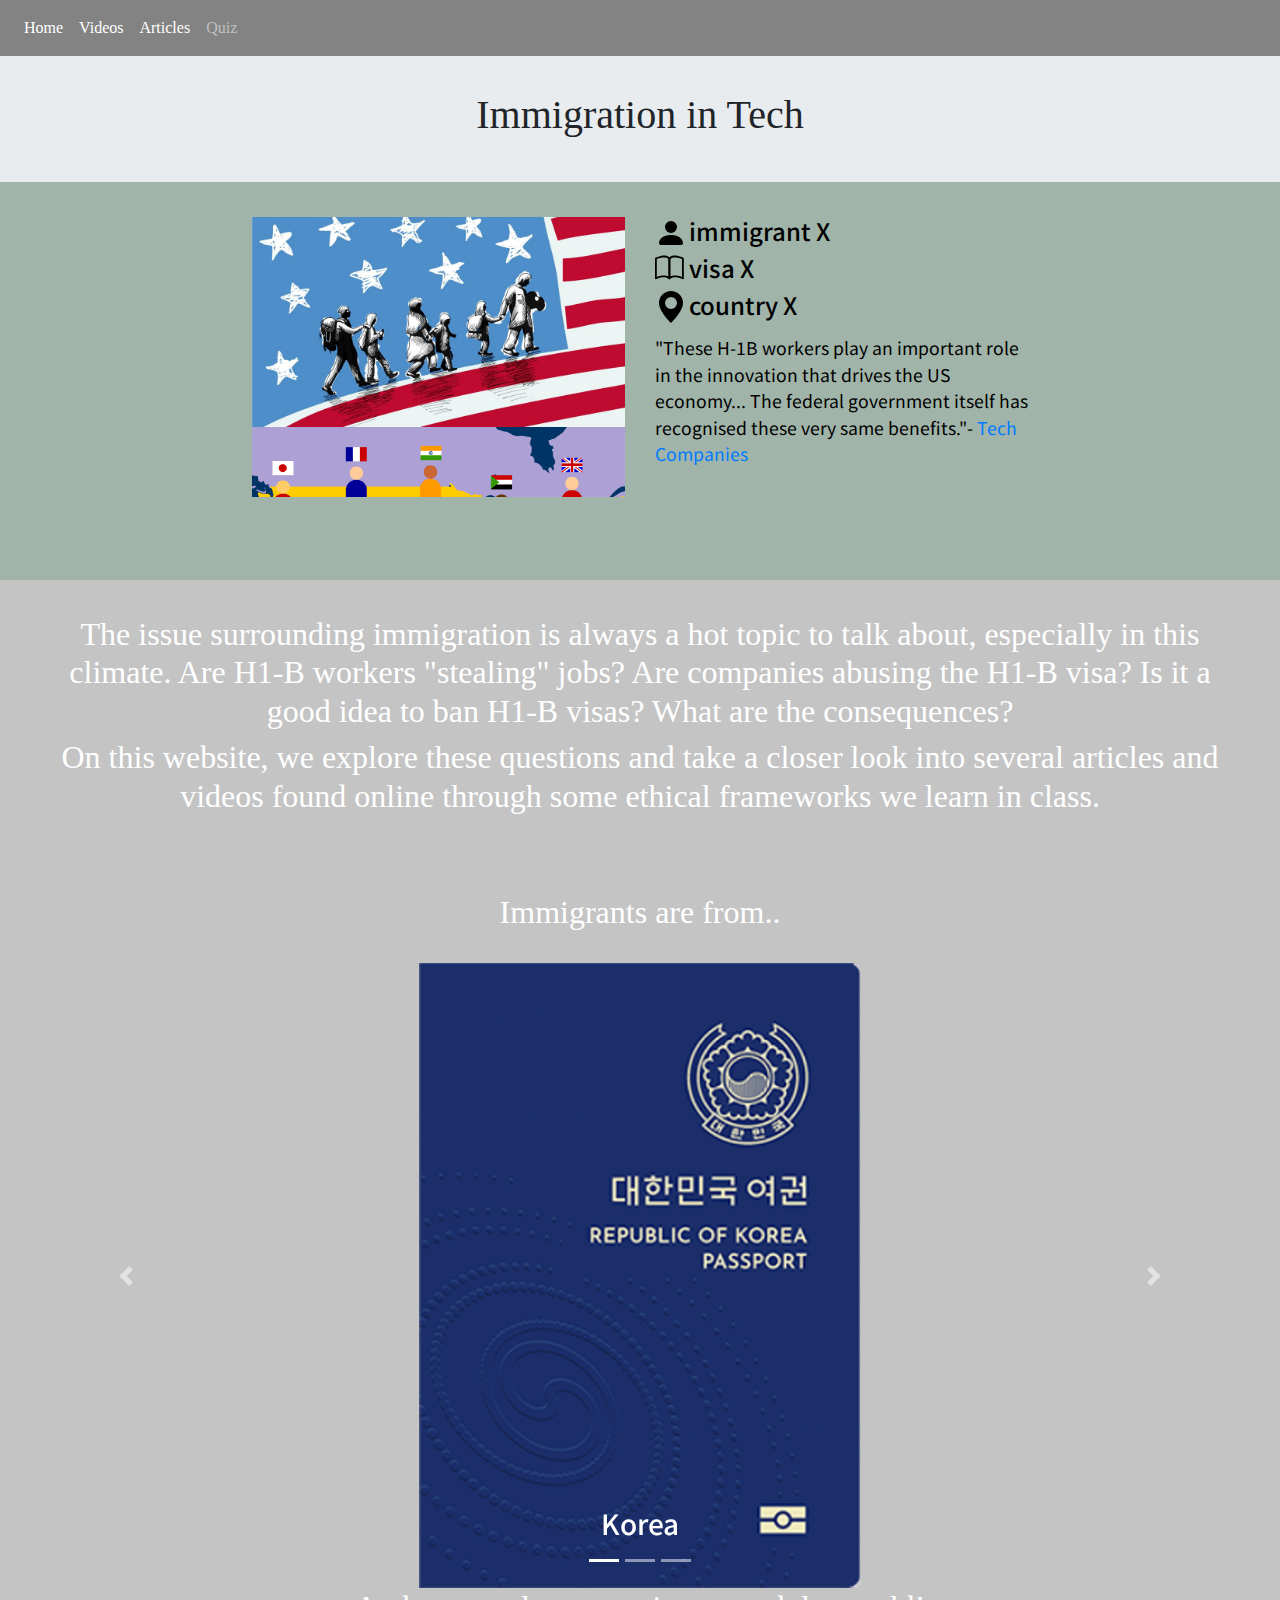
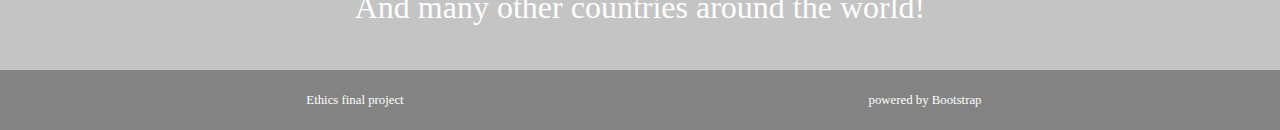
<file: index.html>
<!DOCTYPE html>

<head>
    <meta http-equiv="Content-Type" content="text/html; charset=UTF-8"/>
    <meta name="viewport" content="width=device-width, initial-scale=1"/>

    <link href="https://fonts.googleapis.com/css2?family=Noto+Sans+JP&display=swap" rel="stylesheet">

    <!-- style sheets -->
    <link href="https://fonts.googleapis.com/icon?family=Material+Icons" rel="stylesheet">
    <link rel="stylesheet" href="https://stackpath.bootstrapcdn.com/bootstrap/4.4.1/css/bootstrap.min.css" integrity="sha384-Vkoo8x4CGsO3+Hhxv8T/Q5PaXtkKtu6ug5TOeNV6gBiFeWPGFN9MuhOf23Q9Ifjh" crossorigin="anonymous" />
    <link rel="stylesheet" href="css/style.css"/>

    <!-- title and favicon -->
    <title>Immigration and Tech</title>
</head>

<body>
    <center>
        <!-- navbar -->
        <nav class="navbar navbar-expand-lg navbar-dark fixed-top" style="background-color: #838383; color: rgb(255, 255, 255);">
            <div class="navbar-collapse collapse w-100 order-1 order-md-0 dual-collapse2">
                <ul class="navbar-nav mr-auto">
                    <li class="nav-item active">
                        <a class="nav-link" href="index.html">Home</a>
                    </li>
                    <li class="nav-item active">
                        <a class="nav-link" href="videos.html">Videos</a>
                    </li>
                    <li class="nav-item active">
                        <a class="nav-link" href="articles.html">Articles</a>
                    </li>
                    <li>
                      <a class="nav-link" href="quiz.html">Quiz</a>
                    </li>
                </ul>
            </div>
        </nav>

        <!-- header -->
        <div class="jumbotron jumbotron-fluid">
            <h1 style="font-family:Georgia">Immigration in Tech</h1>
        </div>
    </center>

        <!-- intro -->
    <div class="jumbotron jumbotron-fluid" style="background-color: #a1b4a9; color: #000000; font-family: 'Noto Sans JP', sans-serif;">
        <div class="container-fluid">
            <div class="row">
                <div class="col-0 col-lg-2"></div>
                <div class="col-12 col-lg-4">
                    <center>
                        <div class="image">
                            <img src="images/im1.jpg" style="width:100%; max-width:400px; max-height:400px;"/>
                            <div class="overlay">
                                <div class="jumbotron jumbotron-fluid" style="height: 100%; background-image: url('images/im2.png');">
                                </div>
                            </div>
                        </div>
                        <br> <br>
                    </center>
                </div>

                <div class="col-12 col-lg-4">
                    <div class="row">
                        <div class="col-1"><svg class="bi bi-person-fill" width="2em" height="2em" viewBox="0 0 16 16" fill="currentColor" xmlns="http://www.w3.org/2000/svg">
                            <path fill-rule="evenodd" d="M3 14s-1 0-1-1 1-4 6-4 6 3 6 4-1 1-1 1H3zm5-6a3 3 0 1 0 0-6 3 3 0 0 0 0 6z"/>
                        </svg></div>
                        <div class="col"><h4>  immigrant X</h4></div>
                    </div>
                    <div class="row">
                        <div class="col-1"><svg class="bi bi-book" width="1.8em" height="1.8em" viewBox="0 0 16 16" fill="currentColor" xmlns="http://www.w3.org/2000/svg">
                            <path fill-rule="evenodd" d="M3.214 1.072C4.813.752 6.916.71 8.354 2.146A.5.5 0 0 1 8.5 2.5v11a.5.5 0 0 1-.854.354c-.843-.844-2.115-1.059-3.47-.92-1.344.14-2.66.617-3.452 1.013A.5.5 0 0 1 0 13.5v-11a.5.5 0 0 1 .276-.447L.5 2.5l-.224-.447.002-.001.004-.002.013-.006a5.017 5.017 0 0 1 .22-.103 12.958 12.958 0 0 1 2.7-.869zM1 2.82v9.908c.846-.343 1.944-.672 3.074-.788 1.143-.118 2.387-.023 3.426.56V2.718c-1.063-.929-2.631-.956-4.09-.664A11.958 11.958 0 0 0 1 2.82z"/>
                            <path fill-rule="evenodd" d="M12.786 1.072C11.188.752 9.084.71 7.646 2.146A.5.5 0 0 0 7.5 2.5v11a.5.5 0 0 0 .854.354c.843-.844 2.115-1.059 3.47-.92 1.344.14 2.66.617 3.452 1.013A.5.5 0 0 0 16 13.5v-11a.5.5 0 0 0-.276-.447L15.5 2.5l.224-.447-.002-.001-.004-.002-.013-.006-.047-.023a12.582 12.582 0 0 0-.799-.34 12.96 12.96 0 0 0-2.073-.609zM15 2.82v9.908c-.846-.343-1.944-.672-3.074-.788-1.143-.118-2.387-.023-3.426.56V2.718c1.063-.929 2.631-.956 4.09-.664A11.956 11.956 0 0 1 15 2.82z"/>
                        </svg></div>
                        <div class="col"><h4>  visa X</h4></div>
                    </div>
                    <div class="row">
                        <div class="col-1"><svg class="bi bi-geo-alt" width="2em" height="2em" viewBox="0 0 16 16" fill="currentColor" xmlns="http://www.w3.org/2000/svg">
                            <path fill-rule="evenodd" d="M8 16s6-5.686 6-10A6 6 0 0 0 2 6c0 4.314 6 10 6 10zm0-7a3 3 0 1 0 0-6 3 3 0 0 0 0 6z"/>
                        </svg></div>
                        <div class="col"><h4>  country X</h4></div>
                    </div>
                    <p> </p>
                    <p style="font-size: 1.1em;">
                        "These H-1B workers play an important role in the innovation that drives the US economy... The federal government itself has recognised these very same benefits."-
                        <a href="https://www.businesstoday.in/current/world/46-top-us-firms-including-apple-facebook-google-support-lawsuit-against-h-1b-visa-rule-changes/story/420533.html">Tech Companies</a>
                    </p>
                </div>
                <div class="col-0 col-lg-2"> </div>
            </div>
        </div>
    </div>

    <div class="jumbotron jumbotron-fluid" style="background-color: #c4c4c4; color: #black; font-family: 'Noto Sans JP', sans-serif;">
        <center>
            <h2 style="font-family:Georgia; color: #FFFFFF;">The issue surrounding immigration is always a hot topic to talk about, especially in this climate. Are H1-B workers "stealing" jobs? Are companies abusing the H1-B visa? Is it a good idea to ban H1-B visas? What are the consequences?</h2>
            <h2 style="font-family:Georgia; color: #FFFFFF;">On this website, we explore these questions and take a closer look into several articles and videos found online through some ethical frameworks we learn in class.</h2>
        </center>
    </div>

    
    
    <!-- Passports -->
    <div class="jumbotron jumbotron-fluid" style="font-family: 'Noto Sans JP', sans-serif; background-color: #c4c4c4; color: #000000;">
        <center>
            <h2 style="font-family:Georgia; color: #FFFFFF;">Immigrants are from..</h2>
            <br>
            <div id="carouselExampleCaptions" class="carousel slide" data-ride="carousel">
                <ol class="carousel-indicators">
                  <li data-target="#carouselExampleCaptions" data-slide-to="0" class="active"></li>
                  <li data-target="#carouselExampleCaptions" data-slide-to="1"></li>
                  <li data-target="#carouselExampleCaptions" data-slide-to="2"></li>
                </ol>
                <div class="carousel-inner">
                  <div class="carousel-item active">
                    <img src="images/korea.png" alt="us" style="height: 625px;">
                    <div class="carousel-caption">
                      <h3>Korea</h3>
                      
                    </div>
                  </div>
                  <div class="carousel-item">
                    <img src="images/brasil_passport.png" alt="brasil" style="height: 625px;">
                    <div class="carousel-caption">
                      <h3>Brazil</h3>
                      
                    </div>
                  </div>
                  <div class="carousel-item">
                    <img src="images/indonesia_passport.png" alt="indonesia" style="height: 625px;">
                    <div class="carousel-caption">
                      <h3>Indonesia</h3>
                     
                    </div>
                  </div>
                </div>
                <a class="carousel-control-prev" href="#carouselExampleCaptions" role="button" data-slide="prev">
                  <span class="carousel-control-prev-icon" aria-hidden="true"></span>
                  <span class="sr-only">Previous</span>
                </a>
                <a class="carousel-control-next" href="#carouselExampleCaptions" role="button" data-slide="next">
                  <span class="carousel-control-next-icon" aria-hidden="true"></span>
                  <span class="sr-only">Next</span>
                </a>
              </div>
            <h2 style="font-family:Georgia; color: #FFFFFF;">And many other countries around the world!</h2>
        </center>
    </div>

   <!-- <div class="row">
    	<div class="col-sm-6">
    		<div class="thumbnail">
    			<img class="img img-responsive" src="images/im1.jpg" alt="Stock Immigration Image">
    			<p class="push-down-1 text-center">
    				<i class="fa fa-fw fa-camera-retro" aria-hidden="true"></i>
    				What Do Immigrants want and how do they get it?
    			</p>
    		</div>
    	</div>
    	<div class="col-sm-6">
    		<p>Immigration has contributed immensely to America’s economic success, making it a global leader in tech, and also Google the company it is today, we'll continue to stand with immigrants and work to expand opportunity for all</p>
    	</div>
    </div>
      </div>
    -->
    <!-- footer -->
    <footer class="footer">
        <div class="container" style="padding-bottom: 0%;">
            <center>
            <div class="row">
                <div class="col">
                    Ethics final project
                </div>
                <div class="col">
                    powered by <a href="https://getbootstrap.com/" style="color: #FFFFFF;" target="_blank">Bootstrap</a>
                </div>
            </div>
            </center>
        </div>
    </footer>

    <!-- scripts for Boostrap -->
    <script src="https://code.jquery.com/jquery-3.5.1.slim.min.js" integrity="sha384-DfXdz2htPH0lsSSs5nCTpuj/zy4C+OGpamoFVy38MVBnE+IbbVYUew+OrCXaRkfj" crossorigin="anonymous"></script>
    <script src="https://cdn.jsdelivr.net/npm/popper.js@1.16.0/dist/umd/popper.min.js" integrity="sha384-Q6E9RHvbIyZFJoft+2mJbHaEWldlvI9IOYy5n3zV9zzTtmI3UksdQRVvoxMfooAo" crossorigin="anonymous"></script>
    <script src="https://stackpath.bootstrapcdn.com/bootstrap/4.5.0/js/bootstrap.min.js" integrity="sha384-OgVRvuATP1z7JjHLkuOU7Xw704+h835Lr+6QL9UvYjZE3Ipu6Tp75j7Bh/kR0JKI" crossorigin="anonymous"></script>
</body>

</html>
</file>
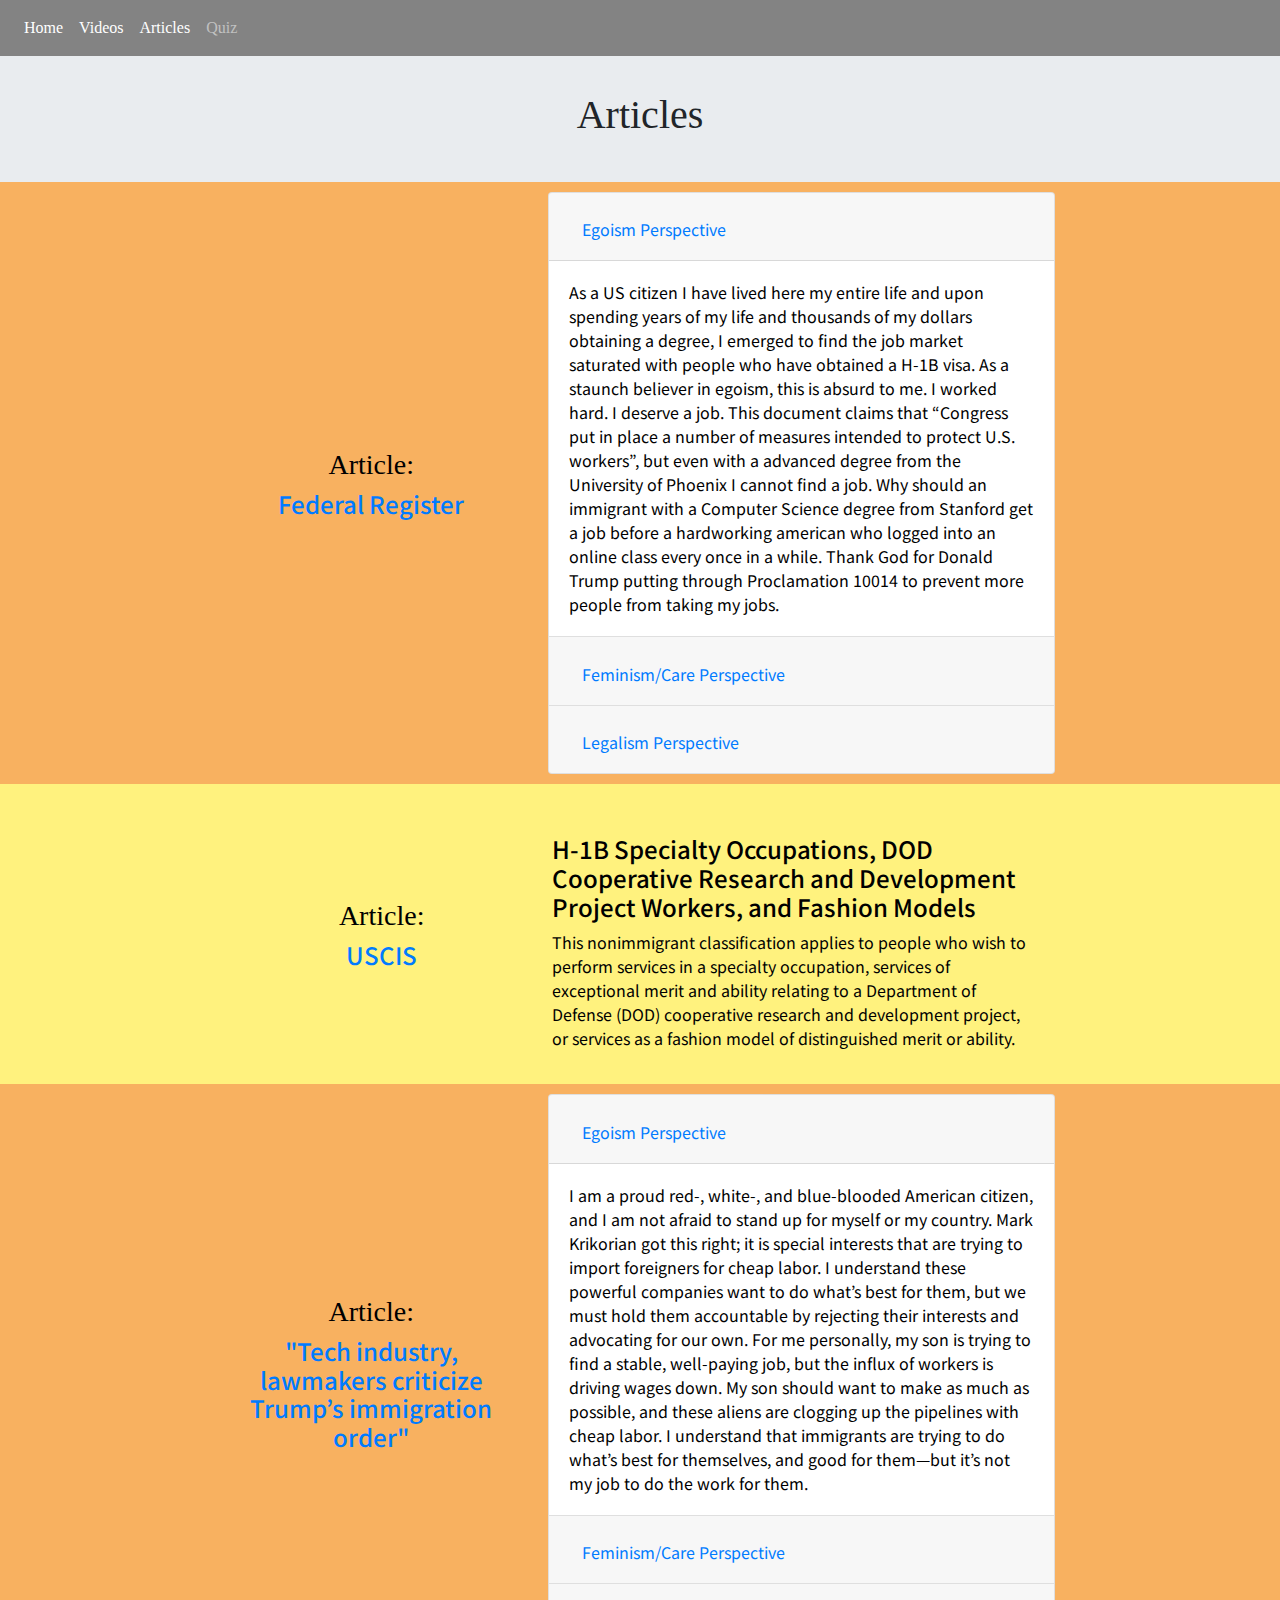
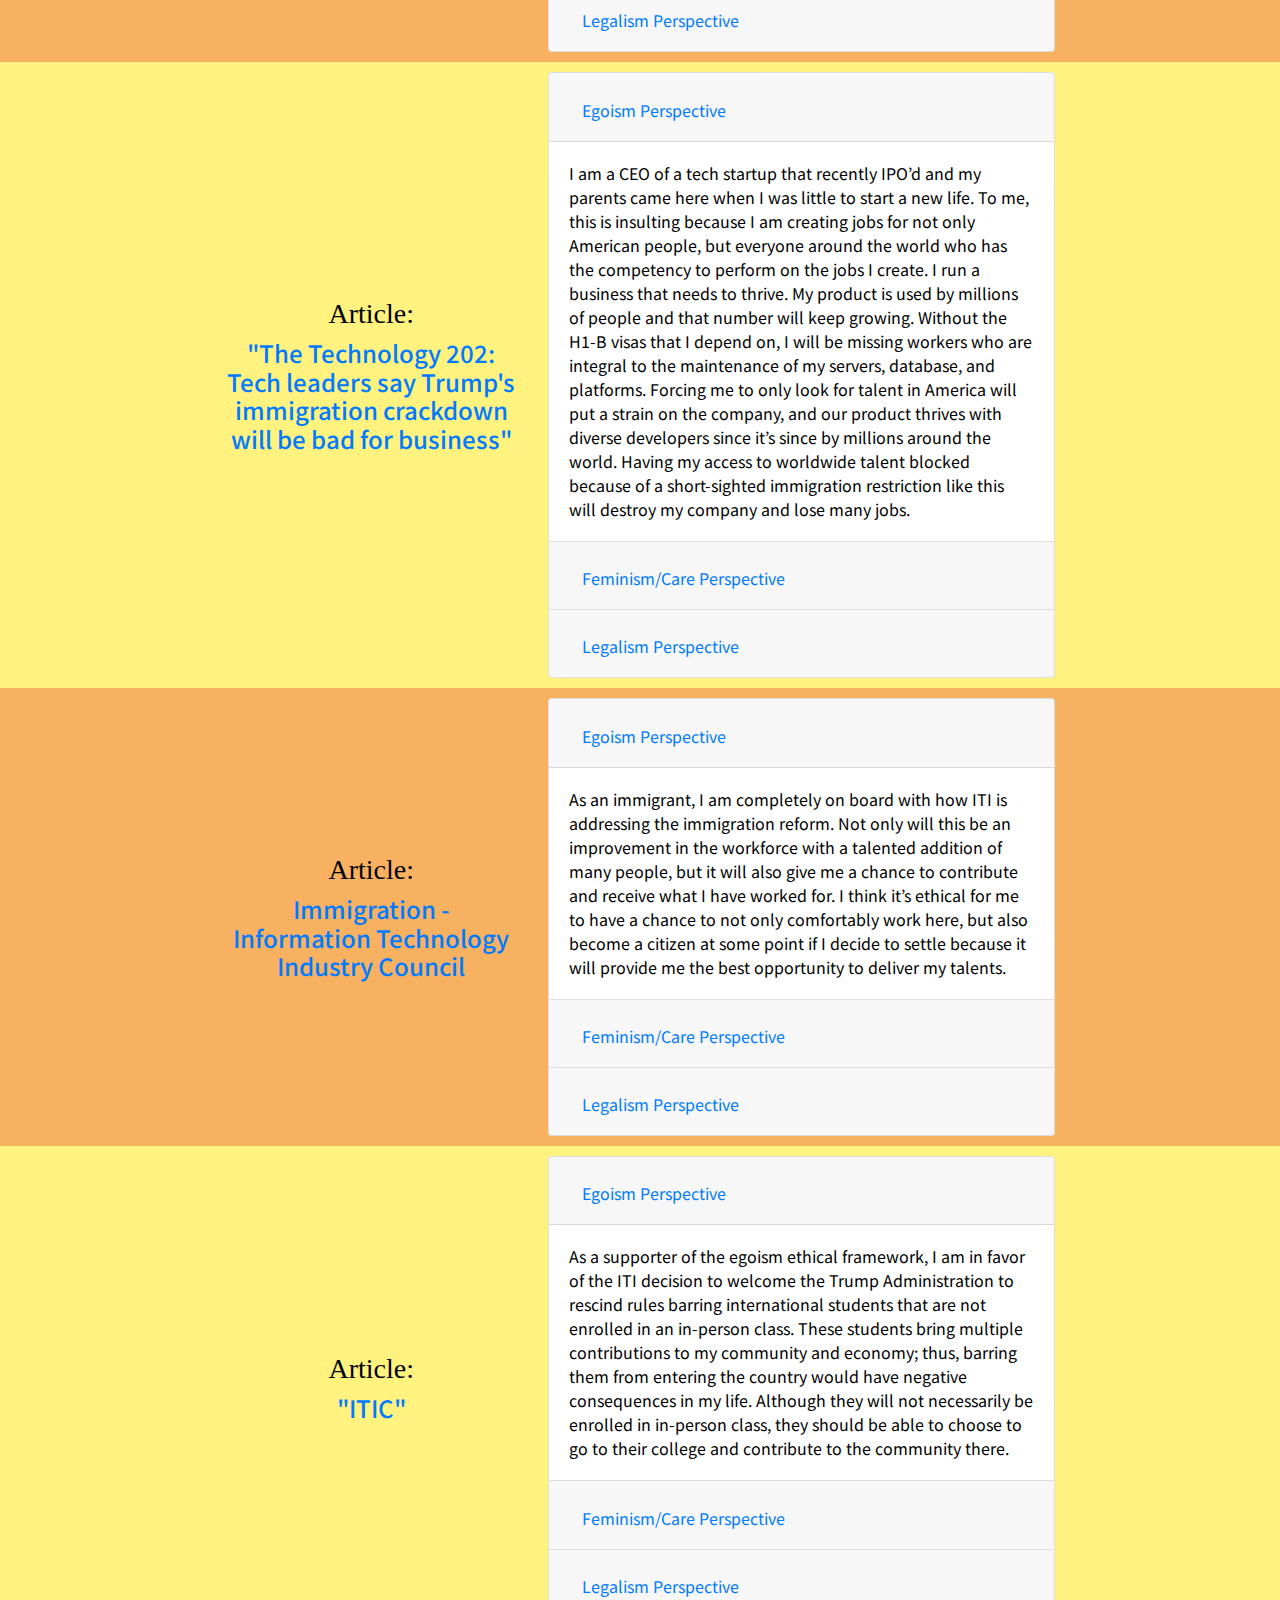
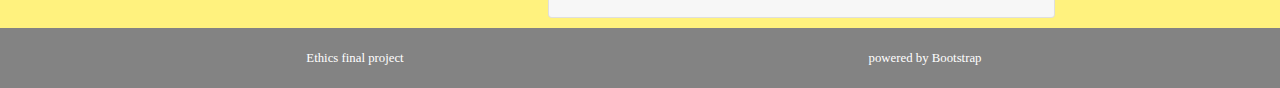
<file: articles.html>
<!DOCTYPE html>

<head>
  <meta http-equiv="Content-Type" content="text/html; charset=UTF-8" />
  <meta name="viewport" content="width=device-width, initial-scale=1" />

  <link href="https://fonts.googleapis.com/css2?family=Noto+Sans+JP&display=swap" rel="stylesheet">

  <!-- style sheets -->
  <link href="https://fonts.googleapis.com/icon?family=Material+Icons" rel="stylesheet">
  <link rel="stylesheet" href="https://stackpath.bootstrapcdn.com/bootstrap/4.4.1/css/bootstrap.min.css" integrity="sha384-Vkoo8x4CGsO3+Hhxv8T/Q5PaXtkKtu6ug5TOeNV6gBiFeWPGFN9MuhOf23Q9Ifjh" crossorigin="anonymous" />
  <link rel="stylesheet" href="css/style.css" />

  <!-- title and favicon -->
  <title>Articles</title>
</head>

<body>
  <center>
    <!-- navbar -->
    <nav class="navbar navbar-expand-lg navbar-dark fixed-top" style="background-color: #838383; color: rgb(255, 255, 255);">
      <div class="navbar-collapse collapse w-100 order-1 order-md-0 dual-collapse2">
        <ul class="navbar-nav mr-auto">
          <li class="nav-item active">
            <a class="nav-link" href="index.html">Home</a>
          </li>
          <li class="nav-item active">
            <a class="nav-link" href="videos.html">Videos</a>
          </li>
          <li class="nav-item active">
            <a class="nav-link" href="articles.html">Articles</a>
          </li>
          <li>
            <a class="nav-link" href="quiz.html">Quiz</a>
          </li>
        </ul>
      </div>
    </nav>

    <!-- header -->
    <div class="jumbotron jumbotron-fluid">
      <h1 style="font-family:Georgia">Articles</h1>
    </div>

  </center>



  <!-- ARTICLES -->
  <!-- Article 1: USCIS-->
  <div class="hovjumbo">
    <div class="overlay">
      <div class="jumbotron jumbotron-fluid" style="padding: 10px; background-color: #f8b160; color: #000000; font-family: 'Noto Sans JP', sans-serif;">
        <div>
          <div class="row">
            <div class="col-0 col-md-1 col-lg-2"></div>
            <div class="col-12 col-md-3">
              <div class="centerme">
                <center>
                  <h3 style="font-family:Georgia">Article:</h3>
                  <h4><a href="https://www.federalregister.gov/documents/2020/10/08/2020-22347/strengthening-the-h-1b-nonimmigrant-visa-classification-program">
                      Federal Register
                    </a></h4>
                </center>
              </div>
            </div>
            <div class="col-12 col-md-7 col-lg-5">
              <div class="accordion" id="accordionExample">
                <div class="card">
                  <div class="card-header" id="headingOne">
                    <h2 class="mb-0">
                      <button class="btn btn-link" type="button" data-toggle="collapse" data-target="#collapseOne" aria-expanded="true" aria-controls="collapseOne">
                        Egoism Perspective
                      </button>
                    </h2>
                  </div>

                  <div id="collapseOne" class="collapse show" aria-labelledby="headingOne" data-parent="#accordionExample">
                    <div class="card-body">
                      As a US citizen I have lived here my entire life and upon spending years of my life and thousands of my dollars obtaining a degree, I emerged to find the job market saturated with people who have obtained a H-1B visa. As a staunch believer in egoism, this is absurd to me. I worked hard. I deserve a job. This document claims that “Congress put in place a number of measures intended to protect U.S. workers”, but even with a advanced degree from the University of Phoenix I cannot find a job. Why should an immigrant with a Computer Science degree from Stanford get a job before a hardworking american who logged into an online class every once in a while. Thank God for Donald Trump putting through Proclamation 10014 to prevent more people from taking my jobs.
                    </div>
                  </div>
                </div>
                <div class="card">
                  <div class="card-header" id="headingTwo">
                    <h2 class="mb-0">
                      <button class="btn btn-link collapsed" type="button" data-toggle="collapse" data-target="#collapseTwo" aria-expanded="false" aria-controls="collapseTwo">
                        Feminism/Care Perspective
                      </button>
                    </h2>
                  </div>
                  <div id="collapseTwo" class="collapse" aria-labelledby="headingTwo" data-parent="#accordionExample">
                    <div class="card-body">
                      People from across the world see our country as a beacon of hope and a place where they can come and live out the American dream like every other immigrant has before them. Reading through this document and seeing all the hoops that immigrants have to jump through just to get the opportunity to work in the U.S. is crazy to me. Not only does it show how hard it is for people to obtain an H-1B but it shows how companies are abusing these visas to get highly skilled laborers at a reduced cost to American workers. Many of these immigrants are more skilled than Americans and much harder working so they should be paid based on their qualifications not where they come from.
                    </div>
                  </div>
                </div>
                <div class="card">
                  <div class="card-header" id="headingThree">
                    <h2 class="mb-0">
                      <button class="btn btn-link collapsed" type="button" data-toggle="collapse" data-target="#collapseThree" aria-expanded="false" aria-controls="collapseThree">
                        Legalism Perspective
                      </button>
                    </h2>
                  </div>
                  <div id="collapseThree" class="collapse" aria-labelledby="headingThree" data-parent="#accordionExample">
                    <div class="card-body">
                      This document dives deep into the different aspects of immigration law and especially the H-1B visa. The legal precedent is outlined very clearly in the US Code 1101 as it states “nonimmigrants aliens coming temporarily to the United States to perform services in a specialty occupation” and in all definitions of the word many jobs being filled by immigrants with H-1B visas are specialty occupations. In addition US Code 1184 qualifies how these occupations are approved for the proper classification necessary.
                    </div>
                  </div>
                </div>
              </div>
            </div>
          </div>
        </div>
      </div>
    </div>
  </div>
  </div>
  <!-- Article 2: H-1B -->
  <div class="hovjumbo">
    <div class="overlay">
      <div class="jumbotron jumbotron-fluid" style="padding: 35px; background-color: #fff27e; color: #000000; font-family: 'Noto Sans JP', sans-serif;">
        <div>
          <div class="row">
            <div class="col-0 col-md-1 col-lg-2"></div>
            <div class="col-12 col-md-3">
              <div class="centerme">
                <center>
                  <h3 style="font-family:Georgia">Article:</h3>
                  <h4><a href="https://www.uscis.gov/working-in-the-united-states/temporary-workers/h-1b-specialty-occupations-dod-cooperative-research-and-development-project-workers-and-fashion">USCIS

                    </a></h4>
                </center>
              </div>
            </div>
            <div class="col-12 col-md-7 col-lg-5">
              <div class="centerme">
                <p>
                  <h4>H-1B Specialty Occupations, DOD Cooperative Research and Development Project Workers, and Fashion Models</h4>
                  This nonimmigrant classification applies to people who wish to perform services in a specialty occupation, services of exceptional merit and ability relating to a Department of Defense (DOD) cooperative research and development
                  project, or services as a fashion model of distinguished merit or ability.
                </p>
              </div>
            </div>
          </div>
        </div>
      </div>
    </div>
  </div>

  <!-- Article 3: Roll Call-->
  <div class="hovjumbo">
    <div class="overlay">
      <div class="jumbotron jumbotron-fluid" style="padding: 10px; background-color: #f8b160; color: #000000; font-family: 'Noto Sans JP', sans-serif;">
        <div>
          <div class="row">
            <div class="col-0 col-md-1 col-lg-2"></div>
            <div class="col-12 col-md-3">
              <div class="centerme">
                <center>
                  <h3 style="font-family:Georgia">Article:</h3>
                  <h4><a href="https://www.rollcall.com/2020/06/23/trump-visa-h1b-immigration-order-tech-industry-reaction/">
                      "Tech industry, lawmakers criticize Trump’s immigration order"
                    </a></h4>
                </center>
              </div>
            </div>
            <div class="col-12 col-md-7 col-lg-5">
              <div class="accordion" id="accordionExample">
                <div class="card">
                  <div class="card-header" id="headingOne">
                    <h2 class="mb-0">
                      <button class="btn btn-link" type="button" data-toggle="collapse" data-target="#collapseOne" aria-expanded="true" aria-controls="collapseOne">
                        Egoism Perspective
                      </button>
                    </h2>
                  </div>

                  <div id="collapseOne" class="collapse show" aria-labelledby="headingOne" data-parent="#accordionExample">
                    <div class="card-body">
                      I am a proud red-, white-, and blue-blooded American citizen, and I am not afraid to stand up for myself or my country. Mark Krikorian got this right; it is special interests that are trying to import foreigners for cheap labor. I understand these powerful companies want to do what’s best for them, but we must hold them accountable by rejecting their interests and advocating for our own. For me personally, my son is trying to find a stable, well-paying job, but the influx of workers is driving wages down. My son should want to make as much as possible, and these aliens are clogging up the pipelines with cheap labor. I understand that immigrants are trying to do what’s best for themselves, and good for them—but it’s not my job to do the work for them.
                    </div>
                  </div>
                </div>
                <div class="card">
                  <div class="card-header" id="headingTwo">
                    <h2 class="mb-0">
                      <button class="btn btn-link collapsed" type="button" data-toggle="collapse" data-target="#collapseTwo" aria-expanded="false" aria-controls="collapseTwo">
                        Feminism/Care Perspective
                      </button>
                    </h2>
                  </div>
                  <div id="collapseTwo" class="collapse" aria-labelledby="headingTwo" data-parent="#accordionExample">
                    <div class="card-body">
                      I strongly oppose this order because of its inhumane effects on immigrants. Migrants are the backbone of America, and we should be treating them with the same rights and respect as any U.S. citizen. Immigrant workers have a very positive economic impact, sure, but we should be treating them simply as tools to a good economy. What about the fact that these immigrants are human beings? Not only are they smart and talented, they have to work incredibly hard to move and assimilate to a new and unfamiliar culture. Tim Cook hit it right on the head; everyone should have a fair shot at pursuing the American Dream. And before anyone says anything about illegal immigration, we shouldn’t let arbitrary rules get in the way of caring for other people. Undocumented immigrants are just searching for a better life for themselves and their families. Wouldn’t you want to do the same if you were in their shoes?
                    </div>
                  </div>
                </div>
                <div class="card">
                  <div class="card-header" id="headingThree">
                    <h2 class="mb-0">
                      <button class="btn btn-link collapsed" type="button" data-toggle="collapse" data-target="#collapseThree" aria-expanded="false" aria-controls="collapseThree">
                        Legalism Perspective
                      </button>
                    </h2>
                  </div>
                  <div id="collapseThree" class="collapse" aria-labelledby="headingThree" data-parent="#accordionExample">
                    <div class="card-body">
                      Not sure where I stand on this one. I support President Trump making this executive action, because I trust him as the elected president to do what is best for our society. However, I am slightly concerned about the consequences. I agree with Lindsey Graham that legal immigration is clearly a net positive for our country, and I worry that restrictions on legal immigration through H1-B, J-1, L-1, and other visas will incentivize more people to use illegal methods of coming to the country. This feeds a disrespect for the law and order of this country.
                    </div>
                  </div>
                </div>
              </div>
            </div>
          </div>
        </div>
      </div>
    </div>
  </div>
  </div>
  <!-- End article -->
  <!-- Article 4: Washington Post -->
  <div class="hovjumbo">
    <div class="overlay">
      <div class="jumbotron jumbotron-fluid" style="padding: 10px; background-color: #fff27e; color: #000000; font-family: 'Noto Sans JP', sans-serif;">
        <div>
          <div class="row">
            <div class="col-0 col-md-1 col-lg-2"></div>
            <div class="col-12 col-md-3">
              <div class="centerme">
                <center>
                  <h3 style="font-family:Georgia">Article:</h3>
                  <h4><a href="https://www.washingtonpost.com/news/powerpost/paloma/the-technology-202/2020/06/23/the-technology-202-tech-leaders-say-trump-s-immigration-crackdown-will-be-bad-for-business/5ef1113f88e0fa32f82400e3/">
                    "The Technology 202: Tech leaders say Trump's immigration crackdown will be bad for business"
                    </a></h4>
                </center>
              </div>
            </div>
            <div class="col-12 col-md-7 col-lg-5">
              <div class="accordion" id="accordionExample">
                <div class="card">
                  <div class="card-header" id="headingOne">
                    <h2 class="mb-0">
                      <button class="btn btn-link" type="button" data-toggle="collapse" data-target="#collapseOne" aria-expanded="true" aria-controls="collapseOne">
                        Egoism Perspective
                      </button>
                    </h2>
                  </div>

                  <div id="collapseOne" class="collapse show" aria-labelledby="headingOne" data-parent="#accordionExample">
                    <div class="card-body">
 I am a CEO of a tech startup that recently IPO’d and my parents came here when I was little to start a new life. To me, this is insulting because I am creating jobs for not only American people, but everyone around the world who has the competency to perform on the jobs I create. I run a business that needs to thrive. My product is used by millions of people and that number will keep growing. Without the H1-B visas that I depend on, I will be missing workers who are integral to the maintenance of my servers, database, and platforms. Forcing me to only look for talent in America will put a strain on the company, and our product thrives with diverse developers since it’s since by millions around the world. Having my access to worldwide talent blocked because of a short-sighted immigration restriction like this will destroy my company and lose many jobs.
                    </div>
                  </div>
                </div>
                <div class="card">
                  <div class="card-header" id="headingTwo">
                    <h2 class="mb-0">
                      <button class="btn btn-link collapsed" type="button" data-toggle="collapse" data-target="#collapseTwo" aria-expanded="false" aria-controls="collapseTwo">
                        Feminism/Care Perspective
                      </button>
                    </h2>
                  </div>
                  <div id="collapseTwo" class="collapse" aria-labelledby="headingTwo" data-parent="#accordionExample">
                    <div class="card-body">
 We should not ban newly requested H1-B visas, as this is ignorant to the experiences shared by many current holders and graduating students who are capable of and qualified to work in multiple industries. Current H1-B visa holders and foreign students who are working or about to work at our companies are creating consumer products and boosting job opportunities. They are paying rent, gas stations, delivery workers, and contributing to our economy by living here so we should respect their right to stay here. We are putting our own economy at risk if we do not fill in these spots quickly, and will lose our competitive edge to other superpowers like China. It takes time and resources (that we might not have) to train an American citizen to fill the spot when we can hire an already qualified candidate who is a non-citizen.
                    </div>
                  </div>
                </div>
                <div class="card">
                  <div class="card-header" id="headingThree">
                    <h2 class="mb-0">
                      <button class="btn btn-link collapsed" type="button" data-toggle="collapse" data-target="#collapseThree" aria-expanded="false" aria-controls="collapseThree">
                        Legalism Perspective
                      </button>
                    </h2>
                  </div>
                  <div id="collapseThree" class="collapse" aria-labelledby="headingThree" data-parent="#accordionExample">
                    <div class="card-body">
 Rules are rules. They are not meant to be broken, but to be followed. That’s why they’re called rules. The President is the commander in chief of our beloved country, and I support whatever he has to say about this issue. He was chosen to be our leader through a legal process, and his job entails enforcing laws and implementing rules for our country. He is doing whatever he legally can to come up with the best possible solution for everyone, and I trust that he is making the right decision. They might come here legally with these visas, but if the president sees their being here as unfit to our people who are currently battling a pandemic, it is in the president’s best interest to prioritize American jobs and lives.
                    </div>
                  </div>
                </div>
              </div>
            </div>
          </div>
        </div>
      </div>
    </div>
  </div>
  </div>
  <!-- End article -->
<!-- Article 5:  ITIC -->
  <div class="hovjumbo">
    <div class="overlay">
      <div class="jumbotron jumbotron-fluid" style="padding: 10px; background-color: #f8b160; color: #000000; font-family: 'Noto Sans JP', sans-serif;">
        <div>
          <div class="row">
            <div class="col-0 col-md-1 col-lg-2"></div>
            <div class="col-12 col-md-3">
              <div class="centerme">
                <center>
                  <h3 style="font-family:Georgia">Article:</h3>
                  <h4><a href="https://www.itic.org/policy/immigration">
                  Immigration - Information Technology Industry Council
                    </a></h4>
                </center>
              </div>
            </div>
            <div class="col-12 col-md-7 col-lg-5">
              <div class="accordion" id="accordionExample">
                <div class="card">
                  <div class="card-header" id="headingOne">
                    <h2 class="mb-0">
                      <button class="btn btn-link" type="button" data-toggle="collapse" data-target="#collapseOne" aria-expanded="true" aria-controls="collapseOne">
                        Egoism Perspective
                      </button>
                    </h2>
                  </div>

                  <div id="collapseOne" class="collapse show" aria-labelledby="headingOne" data-parent="#accordionExample">
                    <div class="card-body">
                    As an immigrant, I am completely on board with how ITI is addressing the immigration reform. Not only will this be an improvement in the workforce with a talented addition of many people, but it will also give me a chance to contribute and receive what I have worked for. I think it’s ethical for me to have a chance to not only comfortably work here, but also become a citizen at some point if I decide to settle because it will provide me the best opportunity to deliver my talents.
                    </div>
                  </div>
                </div>
                <div class="card">
                  <div class="card-header" id="headingTwo">
                    <h2 class="mb-0">
                      <button class="btn btn-link collapsed" type="button" data-toggle="collapse" data-target="#collapseTwo" aria-expanded="false" aria-controls="collapseTwo">
                        Feminism/Care Perspective
                      </button>
                    </h2>
                  </div>
                  <div id="collapseTwo" class="collapse" aria-labelledby="headingTwo" data-parent="#accordionExample">
                    <div class="card-body">
                    I appreciate this series of posts on the ITI website, because they discuss how important diverse relationships are in the workplace. From a moral stance, it’s important to look past a person’s citizenship because they bring a lot to improve the tech industry.
In the current situation, many people are stuck in a limbo as they are trying to receive status to be a legal professional in the US. But with the continuing discussion of immigration reform, as supported by ITI, there is not only a step in the right direction to build on a talented workforce, but allows the people to comfortably reside and receive what they deserve and have worked hard for.
While the official stance of the ITI seems to concern the relationship with the economy, to note here is that they really value the well-being of immigrants as if they were American citizens themselves.

                    </div>
                  </div>
                </div>
                <div class="card">
                  <div class="card-header" id="headingThree">
                    <h2 class="mb-0">
                      <button class="btn btn-link collapsed" type="button" data-toggle="collapse" data-target="#collapseThree" aria-expanded="false" aria-controls="collapseThree">
                        Legalism Perspective
                      </button>
                    </h2>
                  </div>
                  <div id="collapseThree" class="collapse" aria-labelledby="headingThree" data-parent="#accordionExample">
                    <div class="card-body">
                    In my opinion, immigration reform is a step in the wrong direction. The rules were set up for a reason, and there is no reason to modify it; the people don’t need to work in the US and contribute their talents to their home country and may find a better time with their influence there. While it is important for the economy to continue growing, this could open the door for more unemployment with a bigger pool of talent. I think there is a good balance right now, according to the laws, and introducing more diversity to improve the workforce is an unachievable ideal. So while further limitations are understandably unethical, immigration reform is unnecessary.

                    </div>
                  </div>
                </div>
              </div>
            </div>
          </div>
        </div>
      </div>
    </div>
  </div>
  </div>
  <!-- End article -->
<!-- Article 6: ITIC international students -->
  <div class="hovjumbo">
    <div class="overlay">
      <div class="jumbotron jumbotron-fluid" style="padding: 10px; background-color: #fff27e; color: #000000; font-family: 'Noto Sans JP', sans-serif;">
        <div>
          <div class="row">
            <div class="col-0 col-md-1 col-lg-2"></div>
            <div class="col-12 col-md-3">
              <div class="centerme">
                <center>
                  <h3 style="font-family:Georgia">Article:</h3>
                  <h4><a href="https://www.itic.org/news-events/news-releases/iti-welcomes-trump-administration-decision-to-rescind-rules-barring-international-students">
                    "ITIC"
                    </a></h4>
                </center>
              </div>
            </div>
            <div class="col-12 col-md-7 col-lg-5">
              <div class="accordion" id="accordionExample">
                <div class="card">
                  <div class="card-header" id="headingOne">
                    <h2 class="mb-0">
                      <button class="btn btn-link" type="button" data-toggle="collapse" data-target="#collapseOne" aria-expanded="true" aria-controls="collapseOne">
                        Egoism Perspective
                      </button>
                    </h2>
                  </div>

                  <div id="collapseOne" class="collapse show" aria-labelledby="headingOne" data-parent="#accordionExample">
                    <div class="card-body">
As a supporter of the egoism ethical framework, I am in favor of the ITI decision to welcome the Trump Administration to rescind rules barring international students that are not enrolled in an in-person class. These students bring multiple contributions to my community and economy; thus, barring them from entering the country would have negative consequences in my life. Although they will not necessarily be enrolled in in-person class, they should be able to choose to go to their college and contribute to the community there.	
                    </div>
                  </div>
                </div>
                <div class="card">
                  <div class="card-header" id="headingTwo">
                    <h2 class="mb-0">
                      <button class="btn btn-link collapsed" type="button" data-toggle="collapse" data-target="#collapseTwo" aria-expanded="false" aria-controls="collapseTwo">
                        Feminism/Care Perspective
                      </button>
                    </h2>
                  </div>
                  <div id="collapseTwo" class="collapse" aria-labelledby="headingTwo" data-parent="#accordionExample">
                    <div class="card-body">
 I strongly believe that ITI’s decision of welcoming the Trump administration to rescind rules barring international students was correct. These actions against the international community have multiple negative effects on that group; therefore, they should reconsider them. These students come from all around the world to attend our universities and they bring multiple contributions to our community and economy. Thus, I believe that we should welcome these students, even if they are only taking online classes.
                    </div>
                  </div>
                </div>
                <div class="card">
                  <div class="card-header" id="headingThree">
                    <h2 class="mb-0">
                      <button class="btn btn-link collapsed" type="button" data-toggle="collapse" data-target="#collapseThree" aria-expanded="false" aria-controls="collapseThree">
                        Legalism Perspective
                      </button>
                    </h2>
                  </div>
                  <div id="collapseThree" class="collapse" aria-labelledby="headingThree" data-parent="#accordionExample">
                    <div class="card-body">
Although international students receive a visa to attend in-person classes, I believe that these students should be able to enter the US even if they are not enrolled in in-person classes. When the pandemic started, these students were allowed to stay in our country; even if they were not having in-person classes, which is a precedent for making this decision today. As a legalist, I would agree to the ITI decision to welcome the Trump administration decision to rescind rules barring international students. If there was a law that allowed them to stay in the country during the pandemic, then they should still be able to do it. 
                    </div>
                  </div>
                </div>
              </div>
            </div>
          </div>
        </div>
      </div>
    </div>
  </div>
  </div>
  <!-- End article -->
  <!-- footer -->
  <footer class="footer">
    <div class="container" style="padding-bottom: 0%;">
      <center>
        <div class="row">
          <div class="col">
            Ethics final project
          </div>
          <div class="col">
            powered by <a href="https://getbootstrap.com/" style="color: #FFFFFF;" target="_blank">Bootstrap</a>
          </div>
        </div>
      </center>
    </div>
  </footer>

  <!-- scripts for Boostrap -->
  <script src="https://code.jquery.com/jquery-3.5.1.slim.min.js" integrity="sha384-DfXdz2htPH0lsSSs5nCTpuj/zy4C+OGpamoFVy38MVBnE+IbbVYUew+OrCXaRkfj" crossorigin="anonymous"></script>
  <script src="https://cdn.jsdelivr.net/npm/popper.js@1.16.0/dist/umd/popper.min.js" integrity="sha384-Q6E9RHvbIyZFJoft+2mJbHaEWldlvI9IOYy5n3zV9zzTtmI3UksdQRVvoxMfooAo" crossorigin="anonymous"></script>
  <script src="https://stackpath.bootstrapcdn.com/bootstrap/4.5.0/js/bootstrap.min.js" integrity="sha384-OgVRvuATP1z7JjHLkuOU7Xw704+h835Lr+6QL9UvYjZE3Ipu6Tp75j7Bh/kR0JKI" crossorigin="anonymous"></script>
</body>

</html>
</file>
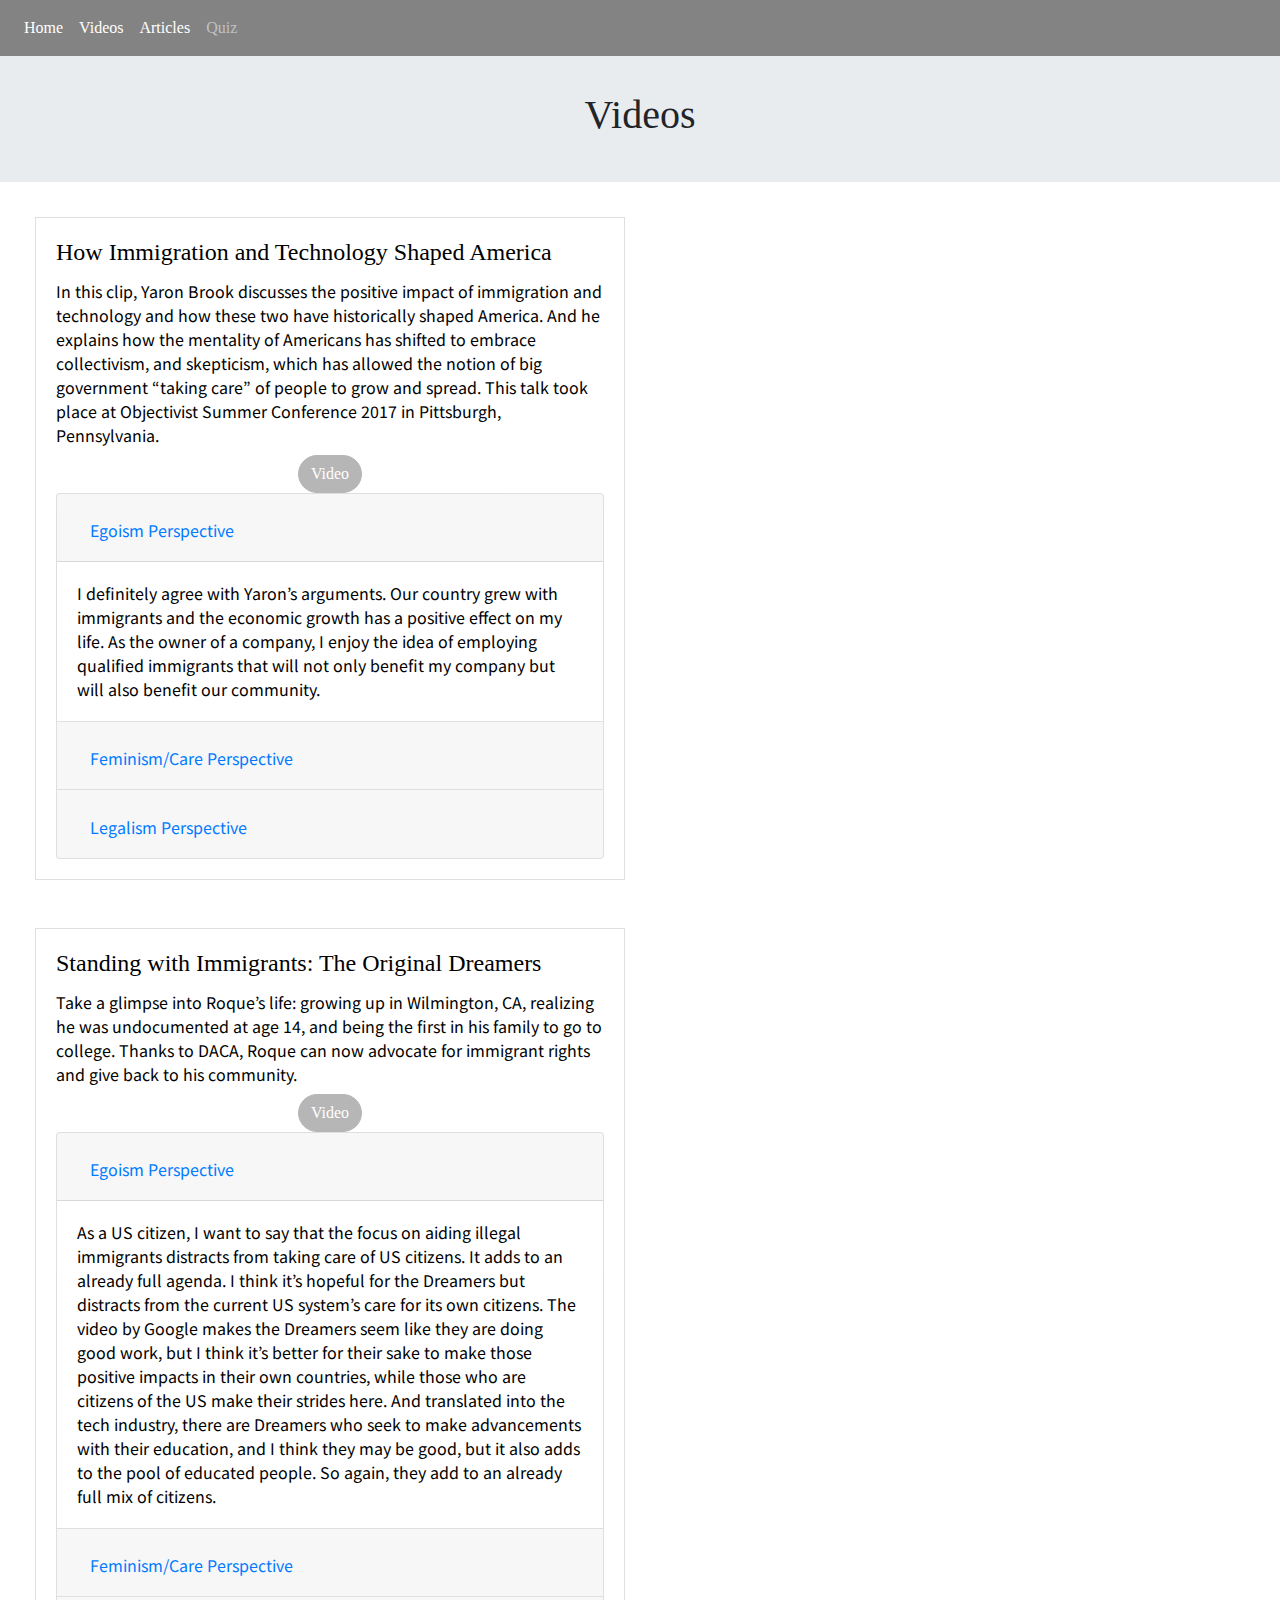
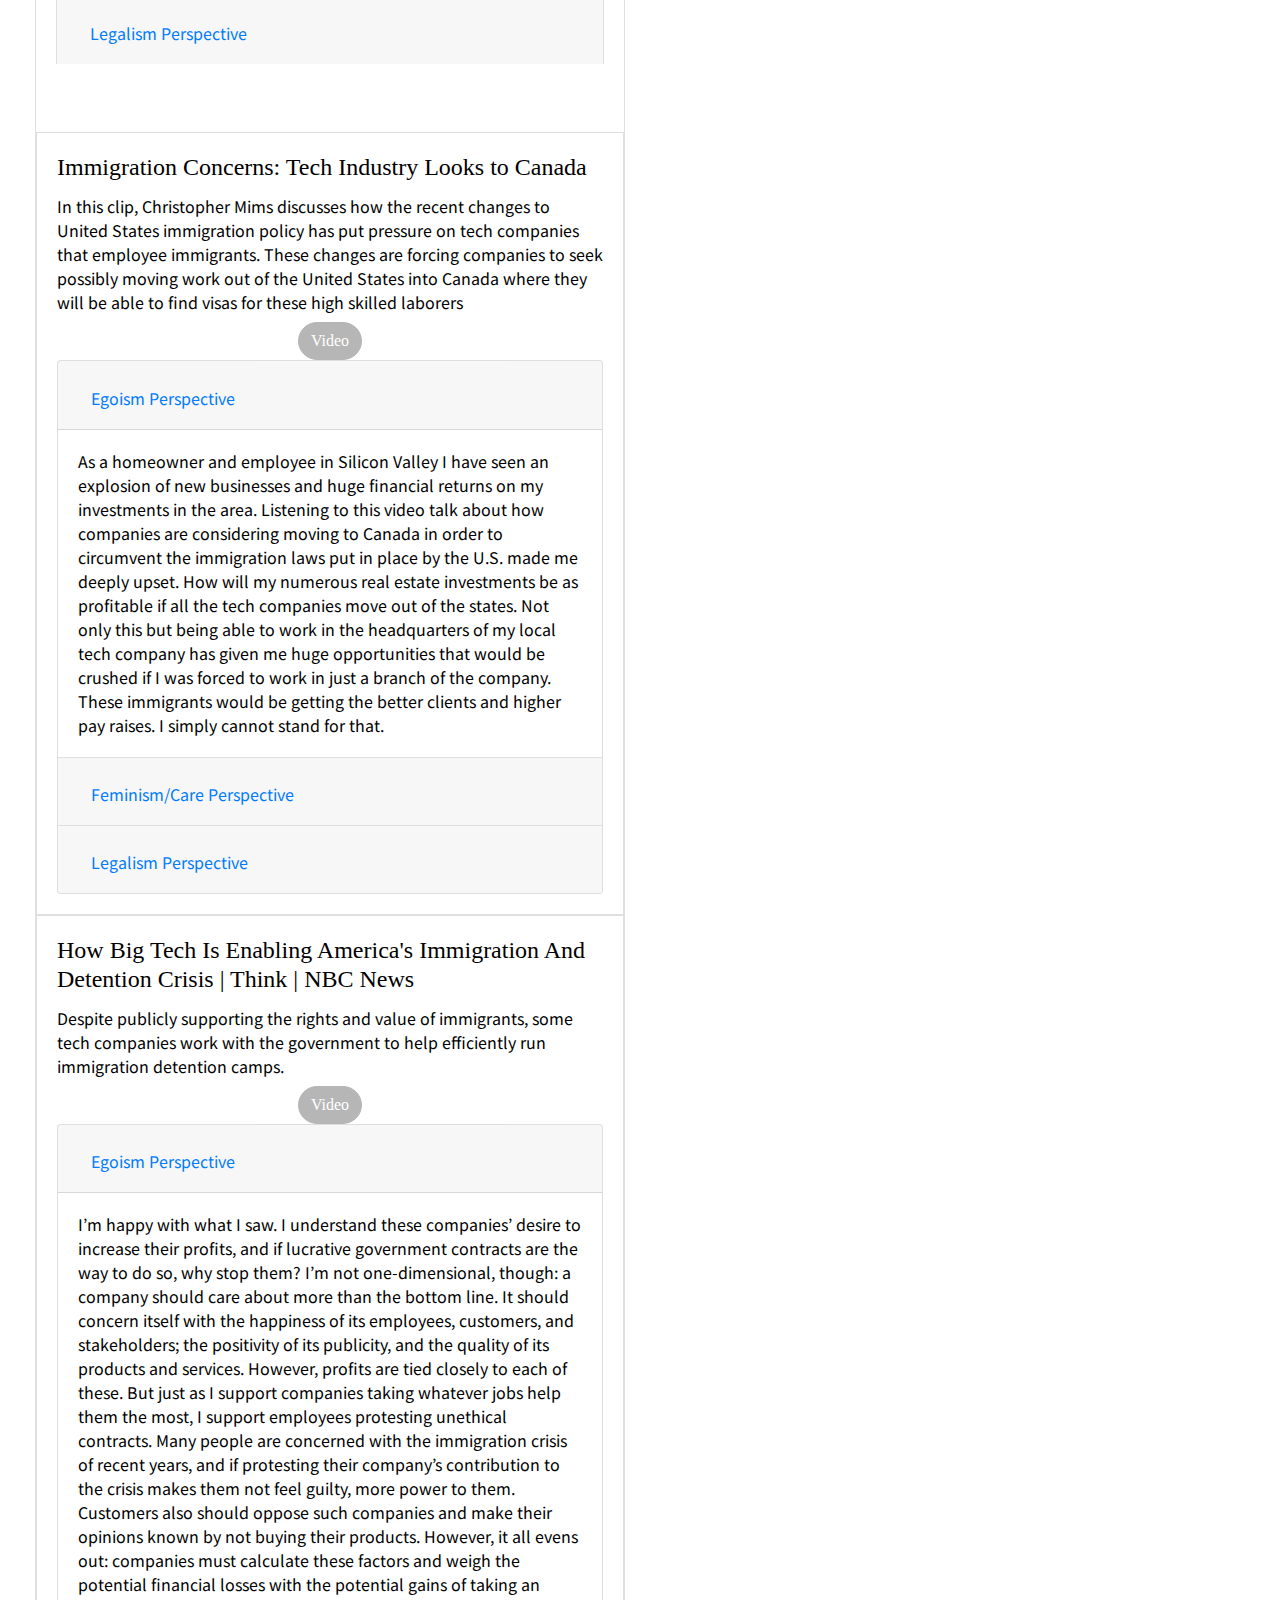
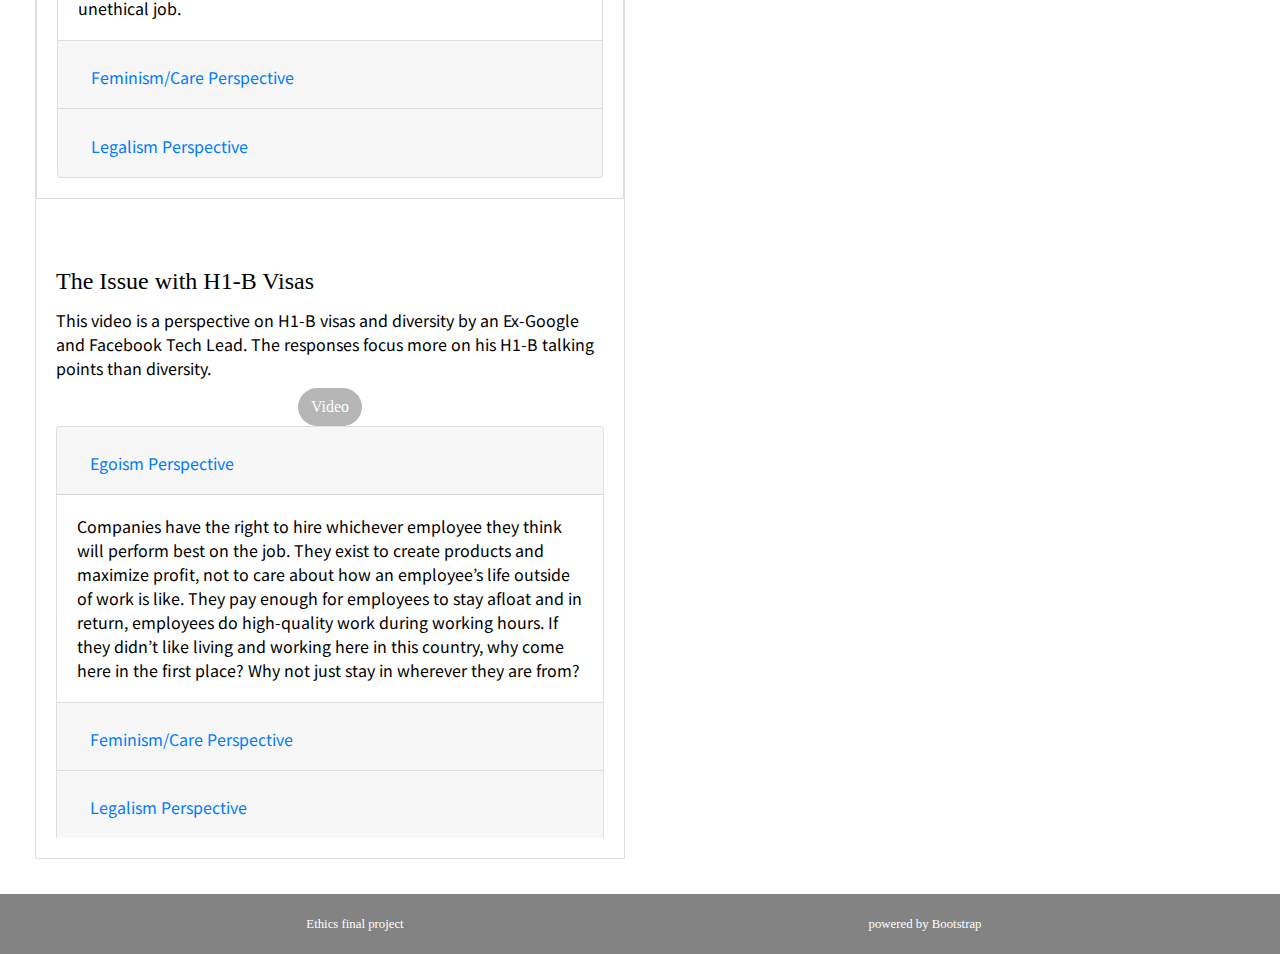
<file: videos.html>
<!DOCTYPE html>

<head>
    <meta http-equiv="Content-Type" content="text/html; charset=UTF-8"/>
    <meta name="viewport" content="width=device-width, initial-scale=1"/>

    <link href="https://fonts.googleapis.com/css2?family=Noto+Sans+JP&display=swap" rel="stylesheet">

    <!-- style sheets -->
    <link href="https://fonts.googleapis.com/icon?family=Material+Icons" rel="stylesheet">
    <link rel="stylesheet" href="https://stackpath.bootstrapcdn.com/bootstrap/4.4.1/css/bootstrap.min.css" integrity="sha384-Vkoo8x4CGsO3+Hhxv8T/Q5PaXtkKtu6ug5TOeNV6gBiFeWPGFN9MuhOf23Q9Ifjh" crossorigin="anonymous" />
    <link rel="stylesheet" href="css/style.css"/>

    <!-- title and favicon -->
    <title>Videos</title>
</head>

<body>
    <center>
        <!-- navbar -->
        <nav class="navbar navbar-expand-lg navbar-dark fixed-top" style="background-color: #838383; color: rgb(255, 255, 255);">
            <div class="navbar-collapse collapse w-100 order-1 order-md-0 dual-collapse2">
                <ul class="navbar-nav mr-auto">
                    <li class="nav-item active">
                        <a class="nav-link" href="index.html">Home</a>
                    </li>
                    <li class="nav-item active">
                        <a class="nav-link" href="videos.html">Videos</a>
                    </li>
                    <li class="nav-item active">
                        <a class="nav-link" href="articles.html">Articles</a>
                    </li>
                    <li>
                      <a class="nav-link" href="quiz.html">Quiz</a>
                    </li>
                </ul>
            </div>
        </nav>

        <!-- header -->
        <div class="jumbotron jumbotron-fluid">
            <h1 style="font-family:Georgia">Videos</h1>
        </div>

		<!--VIDEOS -->
		<div class="jumbotron jumbotron-fluid" style="background-color: #ffffff; color: #000000; font-family: 'Noto Sans JP', sans-serif;">
            <div class="row">
                <div class="col-12 col-md-6">
                    <div class="card text-left" style="width: 100%; border-radius: 0;">

                        <div class="card-body">
                            <div class="row">
                                <div class="col"><h4 class="card-title" style="font-family:Georgia">How Immigration and Technology Shaped America</h4></div>
                            </div>
                            <p class="card-text">In this clip, Yaron Brook discusses the positive impact of immigration and technology and how these two have historically shaped America. And he explains how the mentality of Americans has shifted to embrace collectivism, and skepticism, which has allowed the notion of big government “taking care” of people to grow and spread. This talk took place at Objectivist Summer Conference 2017 in Pittsburgh, Pennsylvania.</p>
                            <!-- MODAL 1-->
                            <center>
                                <button type="button" id="myBtn1" class="btn btn-primary">Video</button>
                            </center>
                           <div class="accordion" id="accordionExample">
                                <div class="card">
                                <div class="card-header" id="headingOne">
                                    <h2 class="mb-0">
                                    <button class="btn btn-link" type="button" data-toggle="collapse" data-target="#collapseOne" aria-expanded="true" aria-controls="collapseOne">
                                        Egoism Perspective
                                    </button>
                                    </h2>
                                </div>

                                <div id="collapseOne" class="collapse show" aria-labelledby="headingOne" data-parent="#accordionExample">
                                    <div class="card-body">
                                      I definitely agree with Yaron’s arguments. Our country grew with immigrants and the economic growth has a positive effect on my life. As the owner of a company, I enjoy the idea of employing qualified immigrants that will not only benefit my company but will also benefit our community. 
                                    </div>
                                </div>
                                </div>
                                <div class="card">
                                <div class="card-header" id="headingTwo">
                                    <h2 class="mb-0">
                                    <button class="btn btn-link collapsed" type="button" data-toggle="collapse" data-target="#collapseTwo" aria-expanded="false" aria-controls="collapseTwo">
                                        Feminism/Care Perspective
                                    </button>
                                    </h2>
                                </div>
                                <div id="collapseTwo" class="collapse" aria-labelledby="headingTwo" data-parent="#accordionExample">
                                    <div class="card-body">
 										What a great video! Immigration is an important part of our history and we should be grateful for their positive impacts in our society and economy. I think we should welcome people from all around the world and give them opportunities to work and live in our country. As Yaron argued, this is mutually beneficial to our community and to these immigrants.
									</div>
                                </div>
                                </div>
                                <div class="card">
                                <div class="card-header" id="headingThree">
                                    <h2 class="mb-0">
                                    <button class="btn btn-link collapsed" type="button" data-toggle="collapse" data-target="#collapseThree" aria-expanded="false" aria-controls="collapseThree">
                                        Legalism Perspective
                                    </button>
                                    </h2>
                                </div>
                                <div id="collapseThree" class="collapse" aria-labelledby="headingThree" data-parent="#accordionExample">
                                    <div class="card-body">
                                    I agree with Yaron based on the premise that these immigrants are legally working and have the proper visa. Immigration had an important and positive impact in our society and we should incentive these movements within the American laws. As Yaron argued, these movements made it possible for our country to grow faster and efficiently; thus, we should support them within the boundaries of our legal system.									</div>
                                </div>
                            </div>
                            </div>

                            <div id="myModal1" class="modal text-right">
                                <div class="modal-content">
                                    <span class="close">&times;</span>
                                    <center>
                                        <div class="container">
                                        <iframe src="https://www.youtube.com/embed/maSR06RL53Y" frameborder="0" allow="accelerometer; autoplay; encrypted-media; gyroscope; picture-in-picture" allowfullscreen class="video"></iframe>
                                        </div>
                                    </center>
                                </div>
                            </div>
                        </div>
                    </div>
                    <br><br>
              <div class="card text-left" style="width: 100%; border-radius: 0;">

                        <div class="card-body">
                            <div class="row">
                                <div class="col"><h4 class="card-title" style="font-family:Georgia">Standing with Immigrants: The Original Dreamers</h4></div>
                            </div>
                            <p class="card-text">Take a glimpse into Roque’s life: growing up in Wilmington, CA, realizing he was undocumented at age 14, and being the first in his family to go to college. Thanks to DACA, Roque can now advocate for immigrant rights and give back to his community.
</p>
                            <!-- MODAL 5-->
                            <center>
                                <button type="button" id="myBtn5" class="btn btn-primary">Video</button>
                            </center>
                            <div class="accordion" id="accordionExample">
                                <div class="card">
                                <div class="card-header" id="headingOne">
                                    <h2 class="mb-0">
                                    <button class="btn btn-link" type="button" data-toggle="collapse" data-target="#collapseOne" aria-expanded="true" aria-controls="collapseOne">
                                        Egoism Perspective
                                    </button>
                                    </h2>
                                </div>

                                <div id="collapseOne" class="collapse show" aria-labelledby="headingOne" data-parent="#accordionExample">
                                    <div class="card-body">
As a US citizen, I want to say that the focus on aiding illegal immigrants distracts from taking care of US citizens. It adds to an already full agenda. I think it’s hopeful for the Dreamers but distracts from the current US system’s care for its own citizens. The video by Google makes the Dreamers seem like they are doing good work, but I think it’s better for their sake to make those positive impacts in their own countries, while those who are citizens of the US make their strides here. And translated into the tech industry, there are Dreamers who seek to make advancements with their education, and I think they may be good, but it also adds to the pool of educated people. So again, they add to an already full mix of citizens. 
                                    </div>
                                </div>
                                </div>
                                <div class="card">
                                <div class="card-header" id="headingTwo">
                                    <h2 class="mb-0">
                                    <button class="btn btn-link collapsed" type="button" data-toggle="collapse" data-target="#collapseTwo" aria-expanded="false" aria-controls="collapseTwo">
                                        Feminism/Care Perspective
                                    </button>
                                    </h2>
                                </div>
                                <div id="collapseTwo" class="collapse" aria-labelledby="headingTwo" data-parent="#accordionExample">
                                    <div class="card-body">
                                    I think the video touches on a good direction for the country to proceed in. The principles addressed about DACA and Dreamers can be applied to immigrants who want to work in the US industries. People are doing their best to be the best selves, no matter where they come from. Dreamers don’t come in to ruin relationships but add to an increasingly diverse conversation. I think Google’s taking a good step in the right direction, advocating for those stuck in a legal limbo, as it will hopefully allow people to form better relationships and help understand the situation, which would hopefully build a positive feedback loop into opening up the US industries.
                                    </div>
                                </div>
                                </div>
                                <div class="card">
                                <div class="card-header" id="headingThree">
                                    <h2 class="mb-0">
                                    <button class="btn btn-link collapsed" type="button" data-toggle="collapse" data-target="#collapseThree" aria-expanded="false" aria-controls="collapseThree">
                                        Legalism Perspective
                                    </button>
                                    </h2>
                                </div>
                                <div id="collapseThree" class="collapse" aria-labelledby="headingThree" data-parent="#accordionExample">
                                    <div class="card-body">
The situation with DACA and undocumented students goes against the current government system. While they did come into the country unknowingly, the system should not be at blame for the illegal entrance and stay. It does not make sense to provide these people a legal status just because they know no life outside of the US, especially with the multitude of people who are patient and following the proper legal procedures to travel and stay. Google took a misstep with this as they are aiding them to take the easy way out.

                                    </div>
                                </div>
                            </div>
                            <div id="myModal5" class="modal text-right">
                                <div class="modal-content">
                                    <span class="close">&times;</span>
                                    <center>
                                       <div class="container">
                                        <iframe src="https://www.youtube.com/embed/Pp4dufuwAmc" frameborder="0" allow="accelerometer; autoplay; encrypted-media; gyroscope; picture-in-picture" allowfullscreen class="video"></iframe>
                                        </div>
                                    </center>
                                </div>
                            </div>
                        </div>
                    </div>
                    <br></br>
                    <!-- start card -->
                    <div class="card text-left" style="width: 100%; border-radius: 0;">

                        <div class="card-body">
                            <div class="row">
                                <div class="col"><h4 class="card-title" style="font-family:Georgia">Immigration Concerns: Tech Industry Looks to Canada</h4></div>
                            </div>
                            <p class="card-text">In this clip, Christopher Mims discusses how the recent changes to United States immigration policy has put pressure on tech companies that employee immigrants. These changes are forcing companies to seek possibly moving work out of the United States into Canada where they will be able to find visas for these high skilled laborers</p>
                            <!-- MODAL 1-->
                            <center>
                                <button type="button" id="myBtn6" class="btn btn-primary">Video</button>
                            </center>
                            <div class="accordion" id="accordionExample">
                                <div class="card">
                                <div class="card-header" id="headingOne">
                                    <h2 class="mb-0">
                                    <button class="btn btn-link" type="button" data-toggle="collapse" data-target="#collapseOne" aria-expanded="true" aria-controls="collapseOne">
                                        Egoism Perspective
                                    </button>
                                    </h2>
                                </div>

                                <div id="collapseOne" class="collapse show" aria-labelledby="headingOne" data-parent="#accordionExample">
                                    <div class="card-body">
                                      As a homeowner and employee in Silicon Valley I have seen an explosion of new businesses and huge financial returns on my investments in the area. Listening to this video talk about how companies are considering moving to Canada in order to circumvent the immigration laws put in place by the U.S. made me deeply upset. How will my numerous real estate investments be as profitable if all the tech companies move out of the states. Not only this but being able to work in the headquarters of my local tech company has given me huge opportunities that would be crushed if I was forced to work in just a branch of the company. These immigrants would be getting the better clients and higher pay raises. I simply cannot stand for that.

                                    </div>
                                </div>
                                </div>
                                <div class="card">
                                <div class="card-header" id="headingTwo">
                                    <h2 class="mb-0">
                                    <button class="btn btn-link collapsed" type="button" data-toggle="collapse" data-target="#collapseTwo" aria-expanded="false" aria-controls="collapseTwo">
                                        Feminism/Care Perspective
                                    </button>
                                    </h2>
                                </div>
                                <div id="collapseTwo" class="collapse" aria-labelledby="headingTwo" data-parent="#accordionExample">
                                    <div class="card-body">
                                        Watching this video gave me hope for the world. Companies such as Humanyze are willing to leave the U.S. for the betterment of their employees. However, it is sad that the U.S. does not care enough for these people to change the immigration laws and encourage them to come work here. I believe that wherever these people are accepted is where they should work, not only from a financial standpoint but from a social one. If these employees are welcomed by all of society where they are working their mental health will be greater and they will be able to enjoy their professional and social lives.
                                    </div>
                                </div>
                                </div>
                                <div class="card">
                                <div class="card-header" id="headingThree">
                                    <h2 class="mb-0">
                                    <button class="btn btn-link collapsed" type="button" data-toggle="collapse" data-target="#collapseThree" aria-expanded="false" aria-controls="collapseThree">
                                        Legalism Perspective
                                    </button>
                                    </h2>
                                </div>
                                <div id="collapseThree" class="collapse" aria-labelledby="headingThree" data-parent="#accordionExample">
                                    <div class="card-body">
                                      From a legal standpoint, these companies have every right to move their business to wherever they want in order to ensure that their employees are all legal to work there. Considering that Canada has the legal framework to allow more immigrants to work for these companies, whatever the financial repercussions to the company or the area the legality behind it is solid.

                                    </div>
                                </div>
                            </div>
                            </div>
                            <div id="myModal6" class="modal text-right">
                                <div class="modal-content">
                                    <span class="close">&times;</span>
                                    <center>
                                        <div class="container">
                                        <iframe src="https://www.youtube.com/embed/EO4Jb7Vtzvk" frameborder="0" allow="accelerometer; autoplay; encrypted-media; gyroscope; picture-in-picture" allowfullscreen class="video"></iframe>
                                        </div>
                                    </center>
                                </div>
                            </div>
                        </div>
                    </div>
                    <!-- end card -->
                    <!-- start card -->
                    <div class="card text-left" style="width: 100%; border-radius: 0;">

                        <div class="card-body">
                            <div class="row">
                                <div class="col"><h4 class="card-title" style="font-family:Georgia">How Big Tech Is Enabling America's Immigration And Detention Crisis | Think | NBC News</h4></div>
                            </div>
                            <p class="card-text">
                                Despite publicly supporting the rights and value of immigrants, some tech companies work with the government to help efficiently run immigration detention camps.
                            </p>
                            <center>
                                <button type="button" id="myBtn7" class="btn btn-primary">Video</button>
                            </center>
                            <div class="accordion" id="accordionExample">
                                <div class="card">
                                <div class="card-header" id="headingOne">
                                    <h2 class="mb-0">
                                    <button class="btn btn-link" type="button" data-toggle="collapse" data-target="#collapseOne" aria-expanded="true" aria-controls="collapseOne">
                                        Egoism Perspective
                                    </button>
                                    </h2>
                                </div>

                                <div id="collapseOne" class="collapse show" aria-labelledby="headingOne" data-parent="#accordionExample">
                                    <div class="card-body">
                                        I’m happy with what I saw. I understand these companies’ desire to increase their profits, and if lucrative government contracts are the way to do so, why stop them? I’m not one-dimensional, though: a company should care about more than the bottom line. It should concern itself with the happiness of its employees, customers, and stakeholders; the positivity of its publicity, and the quality of its products and services. However, profits are tied closely to each of these. But just as I support companies taking whatever jobs help them the most, I support employees protesting unethical contracts. Many people are concerned with the immigration crisis of recent years, and if protesting their company’s contribution to the crisis makes them not feel guilty, more power to them. Customers also should oppose such companies and make their opinions known by not buying their products. However, it all evens out: companies must calculate these factors and weigh the potential financial losses with the potential gains of taking an unethical job.
                                    </div>
                                </div>
                                </div>
                                <div class="card">
                                <div class="card-header" id="headingTwo">
                                    <h2 class="mb-0">
                                    <button class="btn btn-link collapsed" type="button" data-toggle="collapse" data-target="#collapseTwo" aria-expanded="false" aria-controls="collapseTwo">
                                        Feminism/Care Perspective
                                    </button>
                                    </h2>
                                </div>
                                <div id="collapseTwo" class="collapse" aria-labelledby="headingTwo" data-parent="#accordionExample">
                                    <div class="card-body">
 This was a troubling video. Tech companies love to talk about their diversity and the benefits that immigrants bring to tech, but is it just lip service? You can’t truly care about people who are immigrants if you turn around and work with the government and their anti-immigration policies. How could anyone see the photos of children being held in cages and not be horrified and heartbroken? Tech companies have enormous power to do good and help solve the problems in our immigration system, which they are doing by hiring talented immigrants on visas. However, it is a shame that they turn around and do this.
                                    </div>
                                </div>
                                </div>
                                <div class="card">
                                <div class="card-header" id="headingThree">
                                    <h2 class="mb-0">
                                    <button class="btn btn-link collapsed" type="button" data-toggle="collapse" data-target="#collapseThree" aria-expanded="false" aria-controls="collapseThree">
                                        Legalism Perspective
                                    </button>
                                    </h2>
                                </div>
                                <div id="collapseThree" class="collapse" aria-labelledby="headingThree" data-parent="#accordionExample">
                                    <div class="card-body">
                                    I’ll be the first to admit that our government is not perfect; no government in history has been or will be. But we have to trust the government, because otherwise society would suffer. The U.S. government has set its policies on immigration, and we need a basic level of trust that the laws were set for a reason and are reasonable. For this reason, companies should have no qualms about taking government contracts, because following the laws of the land is the right thing to do. My legalist views don’t just apply to the federal level; a company’s leadership should also be trusted to make ethical decisions. Therefore, it is not the job of an employee to criticize the decisions of higher-ups.
                                    </div>
                                </div>
                            </div>
                            </div>
                            <div id="myModal7" class="modal text-right">
                                <div class="modal-content">
                                    <span class="close">&times;</span>
                                    <center>
                                        <div class="container">
                                        <iframe src="https://www.youtube.com/embed/0xAqP6QlfFY" frameborder="0" allow="accelerometer; autoplay; encrypted-media; gyroscope; picture-in-picture" allowfullscreen class="video"></iframe>
                                        </div>
                                    </center>
                                </div>
                            </div>
                        </div>
                    </div>
			<br></br>
		    <div class="card-body">
                            <div class="row">
                                <div class="col"><h4 class="card-title" style="font-family:Georgia">The Issue with H1-B Visas</h4></div>
                            </div>
                            <p class="card-text">This video is a perspective on H1-B visas and diversity by an Ex-Google and Facebook Tech Lead. The responses focus more on his H1-B talking points than diversity.</p>
                            <!-- MODAL 1-->
                            <center>
                                <button type="button" id="myBtn8" class="btn btn-primary">Video</button>
                            </center>
                           <div class="accordion" id="accordionExample">
                                <div class="card">
                                <div class="card-header" id="headingOne">
                                    <h2 class="mb-0">
                                    <button class="btn btn-link" type="button" data-toggle="collapse" data-target="#collapseOne" aria-expanded="true" aria-controls="collapseOne">
                                        Egoism Perspective
                                    </button>
                                    </h2>
                                </div>

                                <div id="collapseOne" class="collapse show" aria-labelledby="headingOne" data-parent="#accordionExample">
                                    <div class="card-body">
					    Companies have the right to hire whichever employee they think will perform best on the job. They exist to create products and maximize profit, not to care about how an employee’s life outside of work is like. They pay enough for employees to stay afloat and in return, employees do high-quality work during working hours. If they didn’t like living and working here in this country, why come here in the first place? Why not just stay in wherever they are from?
                                    </div>
                                </div>
                                </div>
                                <div class="card">
                                <div class="card-header" id="headingTwo">
                                    <h2 class="mb-0">
                                    <button class="btn btn-link collapsed" type="button" data-toggle="collapse" data-target="#collapseTwo" aria-expanded="false" aria-controls="collapseTwo">
                                        Feminism/Care Perspective
                                    </button>
                                    </h2>
                                </div>
                                <div id="collapseTwo" class="collapse" aria-labelledby="headingTwo" data-parent="#accordionExample">
                                    <div class="card-body">
					    I feel for outsourced H1-B workers who have been hired by companies who abuse this system. This was supposed to be a visa that hires people of extraordinary talent, but companies are whoever is available on the other side of the world to do experimental projects and tasks people are too lazy to do. These people travel halfway across the world, leave their families and lives behind, work long hours through the evening, risk deportation and firing if they ever question their managers, only to get paid half of what their colleagues are making in a city with a high cost of living? Come on. You tech people say you are building products that make people’s lives better but are treating your own workers like dirt.
				</div>
                                </div>
                                </div>
                                <div class="card">
                                <div class="card-header" id="headingThree">
                                    <h2 class="mb-0">
                                    <button class="btn btn-link collapsed" type="button" data-toggle="collapse" data-target="#collapseThree" aria-expanded="false" aria-controls="collapseThree">
                                        Legalism Perspective
                                    </button>
                                    </h2>
                                </div>
                                <div id="collapseThree" class="collapse" aria-labelledby="headingThree" data-parent="#accordionExample">
                                    <div class="card-body">
					Whatever these companies are doing is legal, because H1-B visas are meant to allow companies to hire talents from around the world. There is no rule that says these H1-B employees need to make as much as their colleagues. If their job is worth $75k a year, then that is what they deserve. The company has an HR and a legal department that measures these things to ensure profitability and makes sure their employees are performing. Companies can work around these protocols however they want as long as it’s legal.
				</div>
                            </div>
                            </div>

                            <div id="myModal8" class="modal text-right">
                                <div class="modal-content">
                                    <span class="close">&times;</span>
                                    <center>
                                        <div class="container">
					<iframe width="560" height="315" src="https://www.youtube.com/embed/vFYj8Sg3x_c" frameborder="0" allow="accelerometer; autoplay; clipboard-write; encrypted-media; gyroscope; picture-in-picture" allowfullscreen></iframe>
                                        </div>
                                    </center>
                                </div>
                            </div>
                        </div>
                    </div>
                    <!-- end card -->

                </div>
            </div>
        </div>

    </center>

    <!-- footer -->
    <footer class="footer">
        <div class="container" style="padding-bottom: 0%;">
            <center>
            <div class="row">
                <div class="col">
                    Ethics final project
                </div>
                <div class="col">
                    powered by <a href="https://getbootstrap.com/" style="color: #FFFFFF;" target="_blank">Bootstrap</a>
                </div>
            </div>
            </center>
        </div>
    </footer>

    <!-- scripts -->
    <script src="js/modal.js"></script>
    <script src="https://code.jquery.com/jquery-3.5.1.slim.min.js" integrity="sha384-DfXdz2htPH0lsSSs5nCTpuj/zy4C+OGpamoFVy38MVBnE+IbbVYUew+OrCXaRkfj" crossorigin="anonymous"></script>
    <script src="https://cdn.jsdelivr.net/npm/popper.js@1.16.0/dist/umd/popper.min.js" integrity="sha384-Q6E9RHvbIyZFJoft+2mJbHaEWldlvI9IOYy5n3zV9zzTtmI3UksdQRVvoxMfooAo" crossorigin="anonymous"></script>
    <script src="https://stackpath.bootstrapcdn.com/bootstrap/4.5.0/js/bootstrap.min.js" integrity="sha384-OgVRvuATP1z7JjHLkuOU7Xw704+h835Lr+6QL9UvYjZE3Ipu6Tp75j7Bh/kR0JKI" crossorigin="anonymous"></script>
</body>

</html>
</file>
<file: css/style.css>
body {
    padding-top: 56px;
    background-color: #838383;
}

p { 
    margin-bottom: 8px; 
}

.navbar { 
    font-family: Georgia !important; 
}

/* BUTTON COLORS */
.btn-primary, .btn-primary:active, .btn-primary:visited, .btn-primary:focus, .btn-primary.focus {
    background-color: #b6b6b6 !important;
    border-color: #b6b6b6;
    color: #FFFFFF;
    border-radius: 20px;
    font-family:Georgia;
    box-shadow: none !important;
}
.btn-primary:hover {
    background-color: #838383 !important;
    border-color: #838383;
    color: #FFFFFF;
    border-radius: 20px;
    font-family:Georgia;
    box-shadow: none !important;
}
.btn-secondary, .btn-secondary:hover, .btn-secondary:active, .btn-secondary:visited, .btn-secondary:focus, .btn-secondary.focus {
    background-color: #838383 !important;
    border-color: #838383;
    color: #FFFFFF;
    border-radius: 0px;
    box-shadow: none !important;
    outline: #838383;
}

.jumbotron{
    padding: 35px;
    margin-top: 0px;
    margin-bottom: 0px;

    /* allows for background images */
	background-size: cover;
    background-repeat: no-repeat;
} 

.footer {
    position: relative;
    bottom: 0;
    width: 100%;
    height: 60px;
    line-height: 60px;
    background-color: #838383;
    font-family: Georgia !important;
    font-size: .8em;
    color: #FFFFFF;
}

/* vertical center */
.centerme {
    position: relative;
    top: 50%;
    transform: translateY(-50%);
}

/* MODAL */
/* The Modal (background) */
.modal {
    display: none; /* Hidden by default */
    position: fixed; /* Stay in place */
    z-index: 1; /* Sit on top */
    left: 0;
    top: 0;
    width: 100%; /* Full width */
    height: 100%; /* Full height */
    overflow: auto; /* Enable scroll if needed */
    background-color: rgb(0,0,0); /* Fallback color */
    background-color: rgba(0,0,0,0.7); /* Black w/ opacity */
}
/* Modal Content/Box */
.modal-content {
    background-color: #fefefe;
    margin: 80px auto; /* 15% from the top and centered */
    padding: 5px;
    border: 1px solid #888;
    width: 90%; /* Could be more or less, depending on screen size */
}
/* The Close Button */
.close {
    color: #aaa;
    float: right;
    font-size: 28px;
    font-weight: bold;
}
.close:hover,
.close:focus {
    color: black;
    text-decoration: none;
    cursor: pointer;
}

/* VIDEOS */
.container {
    position: relative;
    width: 100%;
    height: 0;
    padding-bottom: 56.25%;
}
.video {
    position: absolute;
    top: 0;
    left: 0;
    width: 100%;
    height: 100%;
}
</file>
